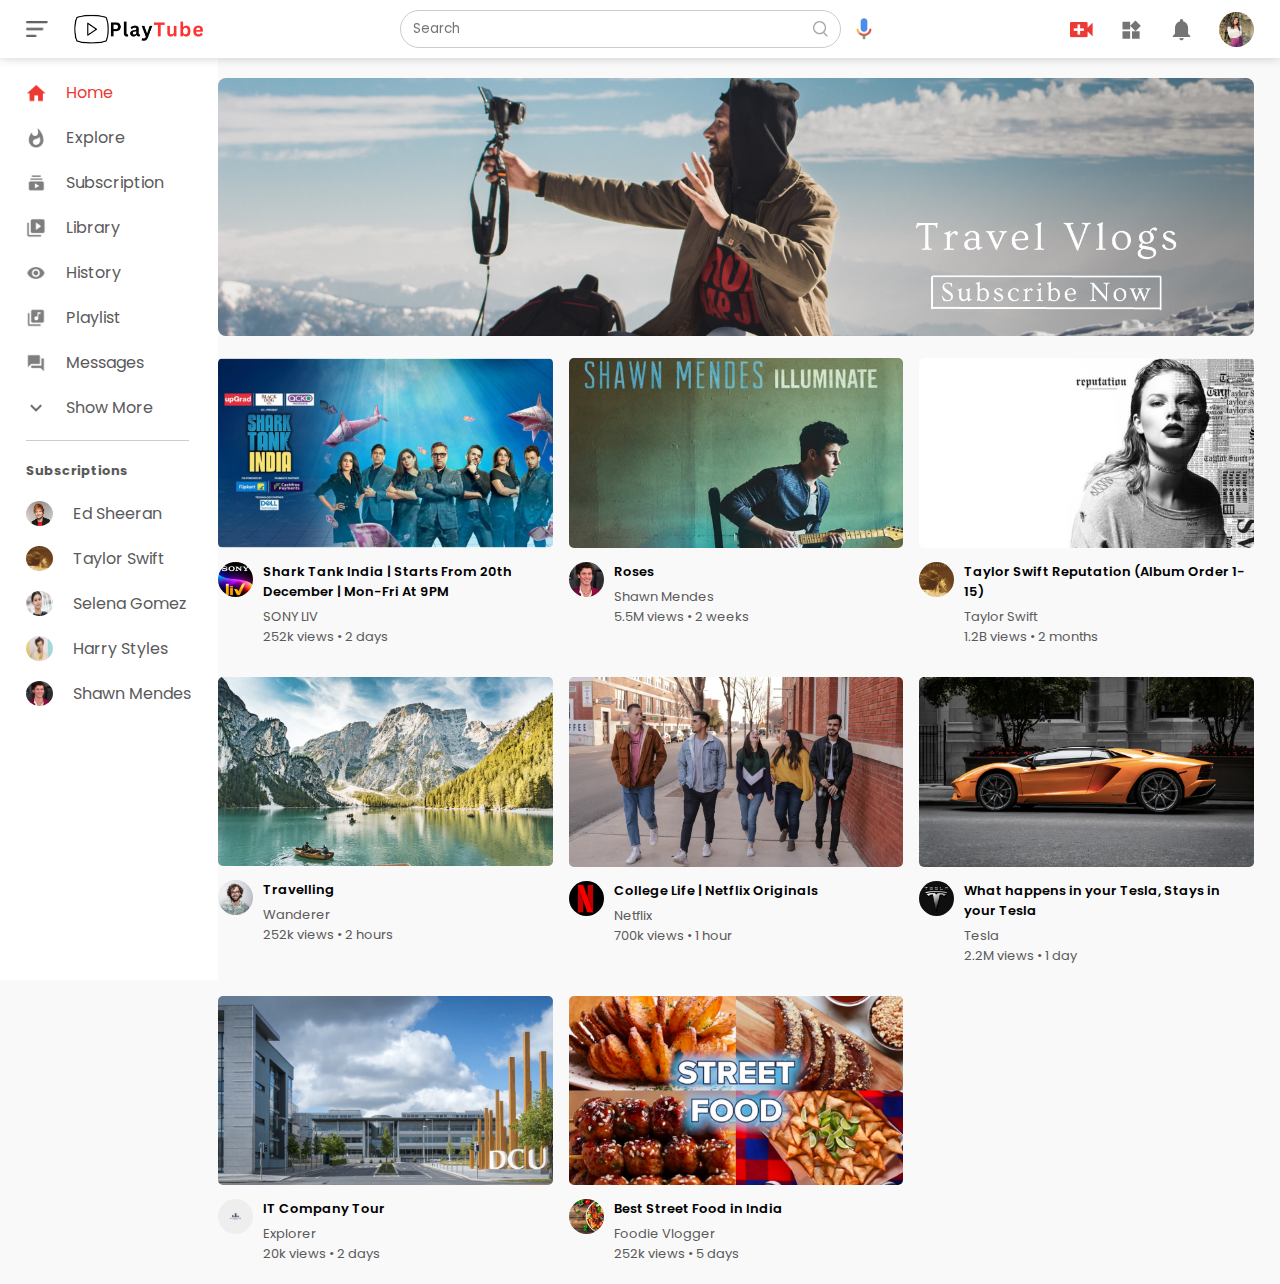
<file: index.html>
<!DOCTYPE html>
<html lang="en">
<head>
    <meta charset="UTF-8">
    <meta http-equiv="X-UA-Compatible" content="IE=edge">
    <meta name="viewport" content="width=device-width, initial-scale=1.0">
    <title>Video Streaming Platform - PlayTube</title>
    <link rel="stylesheet" href="./style.css">
</head>
<body>

    <nav class="flex-div">
        <div class="nav-left flex-div">
            <img src="./images/menu.png" alt="" class="menu-icon">
            <img src="./images/PlayTube.png" alt="" class="logo">
        </div>

        <div class="nav-middle flex-div">
            <div class="search-box flex-div">
                <input type="text" placeholder="Search">
                <img src="./images/search.png" alt="">
            </div>
            <img src="./images/voice-search.png" alt="" class="mic-icon">
        </div>

        <div class="nav-right flex-div">
            <img src="./images/upload.png" alt="">
            <img src="./images/more.png" alt="">
            <img src="./images/notification.png" alt="">
            <img src="./images/aditid.png" class="user-icon">
        </div>
    </nav>

    <!------------sidebar-------->
    <div class="sidebar">
        <div class="shortcut-links">
            <a href="#"><img src="./images/home.png"><p>Home</p></a>
            <a href="#"><img src="./images/explore.png"><p>Explore</p></a>
            <a href="#"><img src="./images/subscriprion.png"><p>Subscription</p></a>
            <a href="#"><img src="./images/library.png"><p>Library</p></a>
            <a href="#"><img src="./images/history.png"><p>History</p></a>
            <a href="#"><img src="./images/playlist.png"><p>Playlist</p></a>
            <a href="#"><img src="./images/messages.png"><p>Messages</p></a>
            <a href="#"><img src="./images/show-more.png"><p>Show More</p></a>
            <hr>
        </div>
        <div class="subscribed-list">
            <h3>Subscriptions</h3>
            <a href="#"><img src="./images/edsheeran.png"><p>Ed Sheeran</p></a>
            <a href="#"><img src="./images/taylorswift.png"><p>Taylor Swift</p></a>
            <a href="#"><img src="./images/selenagomex.png"><p>Selena Gomez</p></a>
            <a href="#"><img src="./images/harrystyles.png"><p>Harry Styles</p></a>
            <a href="#"><img src="./images/shwanmendes.png"><p>Shawn Mendes</p></a>
        </div>
    </div>
    <!------main------------>
    <div class="container">
        <div class="banner">
            <img src="./images/TravelVlogs.png" alt="">
        </div>
        <div class="list-container">
            <div class="vid-list">
                <a href="play-video.html"><img src="./images/SharkTank.png" class="thumbnail"></a>
                <div class="flex-div">
                    <img src="./images/sonyliv.png" alt="">
                    <div class="vid-info">
                        <a href="play-video.html">Shark Tank India | Starts From 20th December | Mon-Fri At 9PM</a>
                        <p>SONY LIV</p>
                        <p>252k views &bull; 2 days</p>
                    </div>
                </div>
            </div>
            <div class="vid-list">
                <a href="#"><img src="./images/shawnmendes.png" class="thumbnail"></a>
                <div class="flex-div">
                    <img src="./images/shwanmendes.png" alt="">
                    <div class="vid-info">
                        <a href="#">Roses</a>
                        <p>Shawn Mendes</p>
                        <p>5.5M views &bull; 2 weeks</p>
                    </div>
                </div>
            </div>
            <div class="vid-list">
                <a href="#"><img src="./images/taylor.png" class="thumbnail"></a>
                <div class="flex-div">
                    <img src="./images/taylorswift.png" alt="">
                    <div class="vid-info">
                        <a href="#">Taylor Swift Reputation (Album Order 1-15)</a>
                        <p>Taylor Swift</p>
                        <p>1.2B views &bull; 2 months</p>
                    </div>
                </div>
            </div>
            <div class="vid-list">
                <a href="#"><img src="./images/thumbnail4.png" class="thumbnail"></a>
                <div class="flex-div">
                    <img src="./images/Jack.png" alt="">
                    <div class="vid-info">
                        <a href="#">Travelling</a>
                        <p>Wanderer</p>
                        <p>252k views &bull; 2 hours</p>
                    </div>
                </div>
            </div>
            <div class="vid-list">
                <a href="#"><img src="./images/thumbnail5.png" class="thumbnail"></a>
                <div class="flex-div">
                    <img src="./images/Netflix.png" alt="">
                    <div class="vid-info">
                        <a href="#">College Life | Netflix Originals</a>
                        <p>Netflix</p>
                        <p>700k views &bull; 1 hour</p>
                    </div>
                </div>
            </div>
            <div class="vid-list">
                <a href="#"><img src="./images/thumbnail6.png" class="thumbnail"></a>
                <div class="flex-div">
                    <img src="./images/Tesla.png" alt="">
                    <div class="vid-info">
                        <a href="#">What happens in your Tesla, Stays in your Tesla</a>
                        <p>Tesla</p>
                        <p>2.2M views &bull; 1 day</p>
                    </div>
                </div>
            </div>
            <div class="vid-list">
                <a href="#"><img src="./images/thumbnail7.png" class="thumbnail"></a>
                <div class="flex-div">
                    <img src="./images/companylogo.png" alt="">
                    <div class="vid-info">
                        <a href="#">IT Company Tour</a>
                        <p>Explorer</p>
                        <p>20k views &bull; 2 days</p>
                    </div>
                </div>
            </div>
            <div class="vid-list">
                <a href="#"><img src="./images/StreetFood.png" class="thumbnail"></a>
                <div class="flex-div">
                    <img src="./images/Food.png" alt="">
                    <div class="vid-info">
                        <a href="#">Best Street Food in India</a>
                        <p>Foodie Vlogger</p>
                        <p>252k views &bull; 5 days</p>
                    </div>
                </div>
            </div>
        </div>
    </div>
    <script src="./script.js"></script>
</body>
</html>
</file>
<file: style.css>
@import url('https://fonts.googleapis.com/css2?family=Poppins:wght@400&display=swap');
*{
    margin:0;
    padding:0;
    font-family: 'Poppins', sans-serif;
}
a{
    text-decoration: none;
    color:#5a5a5a;
}
img{
    cursor: pointer;
}
.flex-div{
    display: flex;
    align-items: center;
}
nav{
    padding: 10px 2%; /*top-bottom left-right*/
    justify-content: space-between;
    box-shadow: 0 0 10px rgba(0,0,0,0.2); /*opacity-0.2*/
    background-color: white;
    position: sticky; /*so that it wont move*/
    top: 0;
    z-index: 10;
}
.nav-right img{
    width: 25px;
    margin-right: 25px;
}
.nav-right .user-icon{
    height: 35px;
    width: 35px;
    border-radius: 50%;
    margin-right: 0;
}
.nav-left .menu-icon{
    width: 22px;
    margin-right: 25px;
}
.nav-left .logo{
    width: 130px;
}
.nav-middle .mic-icon{
    width: 16px;
}
.nav-middle .search-box{
    border: 1px solid #ccc;
    margin-right: 15px;
    padding: 8px 12px;
    border-radius: 25px;
}
.nav-middle .search-box input{
    width: 400px;
    border: 0;
    outline: 0;
    background: transparent;
}
.nav-middle .search-box img{
    width: 15px;
}

/*sidebar*/
.sidebar{
    background: white;
    width: 15%;
    height: 100vh;
    position: fixed;
    top: 0;
    padding-left: 2%;
    padding-top: 80px;
}

.shortcut-links a img{
    width: 20px;
    margin-right: 20px;
}
.shortcut-links a {
    display: flex;
    align-items: center;
    margin-bottom: 20px;
    width: fit-content;
    flex-wrap: wrap;
}
.shortcut-links a:first-child{
    color: #ed3833;
}
.sidebar hr{
    border: 0;
    height: 1px;
    background-color: #ccc;
    width: 85%;
}
.subscribed-list h3{
    font-size: 13px;
    margin: 20px 0;
    color: #5a5a5a;
}
.subscribed-list a{
    display: flex;
    align-items: center;
    margin-bottom: 20px;
    width: fit-content;
    flex-wrap: wrap;
}

.subscribed-list a img{
    height: 25px;
    width: 27px;
    border-radius: 50%;
    margin-right: 20px;
}
.small-sidebar{
    width: 5%;
}
.small-sidebar a p{
    display: none;
}
.small-sidebar h3{
    display: none;
}
.small-sidebar hr{
    width: 50%;
    margin-bottom: 25px;
}
/* main */
.container{
    background: #f9f9f9;
    padding-left: 17%;
    padding-right: 2%;
    padding-top: 20px;
    padding-bottom: 20px;
}

.large-container{
    padding-left: 7%;
}

.banner{
    width: 100%;
}
.banner img{
    width: 100%;
    border-radius: 8px;
}
.list-container{
    display: grid;
    grid-template-columns: repeat(auto-fit,minmax(250px,1fr));
    column-gap: 16px;
    row-gap: 30px;
    margin-top: 15px;
}
.vid-list .thumbnail{
    width: 100%;
    border-radius: 5px;
}
.vid-list .flex-div{
    align-items: flex-start;
    margin-top: 7px;
}
.vid-list .flex-div img{
    width: 35px;
    margin-right: 10px;
    border-radius: 50%;
}
.vid-info {
    color: #5a5a5a;
    font-size: 13px;
}
.vid-info a{
    color: #000;
    font-weight: 600;
    display: block;
    margin-bottom: 5px;
}

@media (max-width: 900px){
    .menu-icon{
        display: none;
    }
    .sidebar{
        display: none;
    }
    .container, .large-container{
        padding-left: 5%;
        padding-right: 5%;
    }
    .nav-right img{
        display: none;
    }
    .nav-right .user-icon{
        display: block;
        width: 30px;
    }
    .nav-middle .search-box input{
        width: 100px;
    }
    .nav-middle .mic-icon{
        display: none;
    }
    .logo{
        width: 90px;
    }
}

/* play video */
.play-container{
    padding-left: 2%;
}
.row{
    display: flex;
    justify-content: space-between;
    flex-wrap: wrap;
}
.play-video{
    flex-basis: 69%;
}

.right-sidebar{
    flex-basis: 30%;
}
.play-video video{
    width: 100%;
}
.side-video-list {
    display: flex;
    justify-content: space-between;
    margin-bottom: 8px;
}
.side-video-list img{
    width: 100%;
}
.side-video-list .small-thumbnail{
    flex-basis: 49%;
}
.side-video-list .vid-info{
    flex-basis: 49%;
}
.play-video .tags a{
    color: #0000ff;
    font-size: 17px;
}
.play-video h2{
    font-family: sans-serif;
    font-size: 30px;
}
.play-video .play-video-info{
    display: flex;
    align-items: center;
    justify-content: space-between;
    flex-wrap: wrap;
    margin-top: 10px;
    font-size: 14px;
    color: #5a5a5a;
}
.play-video .play-video-info a img{
    width: 20px;
    margin-right: 8px;
}
.play-video .play-video-info a{
    display: inline-flex;
    align-items: center;
    margin-left: 15px;
}
.play-video hr{
    border: 0;
    height: 1px;
    background : #ccc;
    margin: 10px 0;
}
.publisher{
    display: flex;
    align-items: center;
    margin-top: 20px;
}
.publisher div{
    flex: 1;
    line-height: 18px;
}
.publisher img{
    width: 40px;
    border-radius: 50%;
    margin-right: 15px;
}
.publisher div p{
    font-family: sans-serif;
    color: #000;
    font-weight: 600;
    font-size: 18px;
}
.publisher div span{
    font-size: 13px;
    color: #5a5a5a;
}
.publisher button{
    background: red;
    color: #fff;
    padding: 8px 30px;
    border: 0;
    outline: 0;
    border-radius: 20px;
    cursor: pointer;
}
.vid-description{
    padding-left: 55px;
    margin: 15px 0;
}
.vid-description p{
    font-size: 14px;
    margin-bottom: 5px;
    color: #5a5a5a;
}
.vid-description h4{
    font-family: sans-serif;
    font-size: 14px;
    color: #5a5a5a;
    margin-top: 15px;
}
.add-comment{
    display: flex;
    margin: 30px 0;
}
.add-comment img{
    width: 35px;
    border-radius: 50%;
    margin-right: 15px;
}
.add-comment input{
    border: 0;
    outline: 0;
    border-bottom: 1px solid #ccc;
    width: 100%;
    padding-top: 10px;
    background: transparent;
}
.old-comment{
    display: flex;
    align-items: center;
    margin: 20px 0;
}
.old-comment img{
    width: 35px;
    border-radius: 50%;
    margin-right: 15px;
}
.old-comment h3{
    font-size: 14px;
    margin-bottom: 2px;
}
.old-comment h3 span{
    font-size: 12px;;
    color: #5a5a5a;
    font-weight: 500;
    margin-left: 8px;
}
.old-comment .comment-actions{
    display: flex;
    align-items: center;
    margin: 8px 0;
    font-size: 14px;
}
.old-comment .comment-actions img{
    border-radius: 0;
    width: 20px;
    margin-right: 5px;
}
.old-comment .comment-actions span{
    margin-right: 20px;
    color: #5a5a5a;
}
.old-comment .comment-actions a{
    color: #0000ff;
}
@media(max-width:900px)
{
    .play-video{
        flex-basis: 100%;
    }
    .right-sidebar{
        flex-basis: 100%;
    }
    .play-container{
        padding-left: 2%;
    }
    .vid-description{
        padding-left: 0;
    }
    .play-video .play-video-info a{
        margin-left: 0;
        margin-right: 15px;
        margin-top: 15px;
    }
}
</file>
